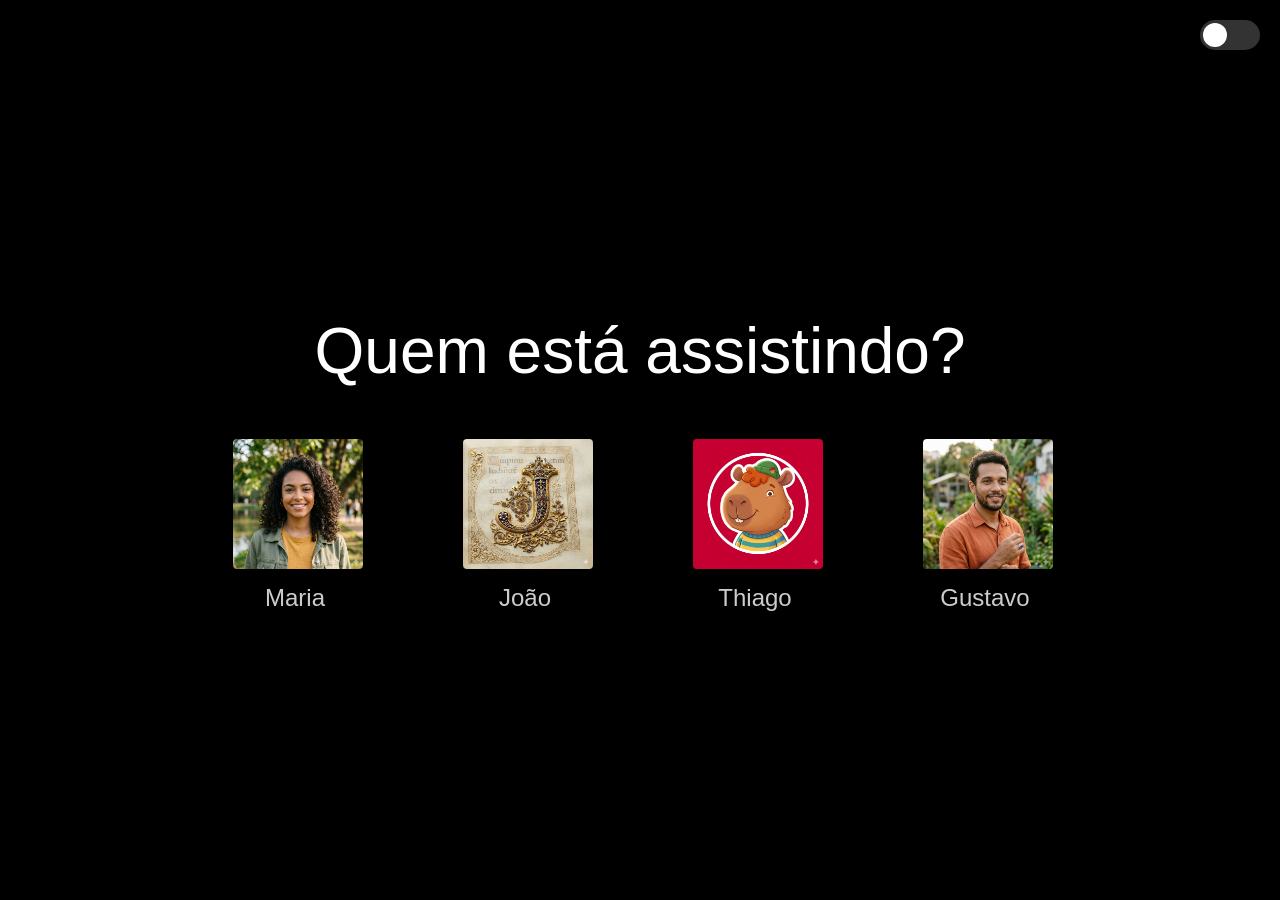
<file: index.html>
<!DOCTYPE html>
<html lang="pt-br">
<head>
    <meta charset="UTF-8">
    <meta name="viewport" content="width=device-width, initial-scale=1.0">
    <link rel="stylesheet" href="style.css">
    <link rel="stylesheet" href="mobile.css">
    <title>Netflix</title>
</head>
<body>
    <button id="theme-toggle" aria-label="Alternar tema"></button>
    <main>
        <h1>Quem está assistindo?</h1>
        <nav>
            <section class="profiles">
                <figure class="profile">
                    <a href="catalogo/catalogo.html" class="profile-link">
                        <img src="assets/perfil1.png" alt="mulher sorrindo com cabelo cacheado e blusa amarela com jaqueta verde">
                        <figcaption>Maria</figcaption>
                    </a>
                </figure>
                <figure class="profile">
                    <a href="catalogo/catalogo.html" class="profile-link">
                        <img src="assets/perfil2.png" alt="imagem de uma letra Jota decorativa">
                        <figcaption>João</figcaption>
                    </a>
                </figure>
                <figure class="profile">
                    <a href="catalogo/catalogo.html" class="profile-link">
                        <img src="assets/perfil3.png" alt="Capivara em forma de desenho animado">
                        <figcaption>Thiago</figcaption>
                    </a>
                </figure>
                <figure class="profile">
                    <a href="catalogo/catalogo.html" class="profile-link">
                        <img src="assets/perfil4.png" alt="homem moreno de camisa laranja sorrindo e com anel azul no dedo">
                        <figcaption>Gustavo</figcaption>
                    </a>
                </figure>
            </section>
        </nav>
            
    </main>
    <script src="theme.js"></script>
</body>
</html>
</file>
<file: style.css>
body { /* fundo da página */
    background-color: #000; /* cor de fundo preto Netflix */
    color: #fff; /* texto branco */
    font-family: 'Helvetica Neue', Helvetica, Arial, sans-serif; /* fonte padrão */
    margin: 0; /* sem margem */
    padding: 0; /* sem padding */
    display: flex; /* centraliza conteúdo */
    justify-content: center; /* centraliza horizontal */
    align-items: center; /* centraliza vertical */
    min-height: 100vh; /* ocupa altura total da viewport */
}

main { /* container principal */
    text-align: center; /* texto centralizado */
    max-width: 900px; /* largura máxima */
    width: 100%; /* ocupa 100% do pai */
}

h1 { /* título principal */
    font-size: 4rem; /* tamanho grande */
    margin-bottom: 2rem; /* espaçamento abaixo */
    font-weight: 400; /* peso normal */
}

nav { /* bloco de navegação de perfis */
    display: flex; /* usa flexbox */
    justify-content: center; /* centraliza */
}

.profiles { /* lista de perfis */
    display: flex; /* linha de itens */
    flex-wrap: nowrap; /* não quebra em desktop */
    justify-content: center; /* centraliza */
    gap: 20px; /* espaçamento uniforme */
    width: 100%; /* ocupa 100% do main */
    max-width: 900px; /* limite de largura */
    margin: 0 auto; /* centraliza bloco */
}

.profile { /* bloco de cada perfil */
    text-align: center; /* centraliza conteúdo */
    cursor: pointer; /* indica clique */
    width: 160px; /* largura base de perfil */
    display: flex; /* flex interno */
    flex-direction: column; /* empilha vertical */
    align-items: center; /* centraliza conteúdo */
}

.profile img { /* imagem do perfil */
    width: 100%; /* largura adaptativa */
    height: auto; /* mantém proporção */
    border-radius: 7px; /* cantos arredondados */
    object-fit: cover; /* recorta corretamente */
    border: 3px solid transparent; /* borda por padrão transparente */
    transition: border-color 0.3s ease; /* animação borda */
}

.profile:hover img { /* efeito hover */
    border-color: #fff; /* borda branca no hover */
}

figcaption { /* texto do nome do perfil */
    margin-top: 0.5rem; /* espaçamento acima */
    font-size: 1.5rem; /* tamanho texto */
    font-weight: 300; /* peso leve */
    color: #ccc; /* cinza claro */
}

/* Estilos para modo claro */
.light-mode body { /* fundo da página no modo claro */
    background-color: #fff !important; /* fundo branco */
    color: #000 !important; /* texto preto */
}

.light-mode h1 { /* título no modo claro */
    color: #000 !important; /* texto preto */
}

.light-mode figcaption { /* texto no modo claro */
    color: #666 !important; /* cinza escuro */
}

.light-mode .profile:hover img { /* hover no modo claro */
    border-color: #000 !important; /* borda preta */
}

#theme-toggle { /* botão de alternância */
    position: fixed; /* posicionamento fixo */
    top: 20px; /* 20px do topo */
    right: 20px; /* 20px da direita */
    width: 60px; /* largura */
    height: 30px; /* altura */
    background: #333; /* fundo escuro */
    border: none; /* sem borda */
    border-radius: 15px; /* cantos arredondados */
    cursor: pointer; /* cursor pointer */
    transition: background 0.3s; /* transição */
    z-index: 1000; /* acima de outros elementos */
}

#theme-toggle::before { /* pseudo-elemento para o interruptor */
    content: ''; /* conteúdo vazio */
    position: absolute; /* absoluto */
    top: 3px; /* 3px do topo */
    left: 3px; /* 3px da esquerda */
    width: 24px; /* largura */
    height: 24px; /* altura */
    background: #fff; /* fundo branco */
    border-radius: 50%; /* circular */
    transition: transform 0.3s; /* transição de movimento */
}

.light-mode #theme-toggle { /* botão no modo claro */
    background: #ddd; /* fundo claro */
}

.light-mode #theme-toggle::before { /* interruptor no modo claro */
    transform: translateX(30px); /* move para direita */
}

a{
    text-decoration: none; /* remove sublinhado */
    color: inherit; /* herda cor do texto */
}
</file>
<file: mobile.css>
/* responsividade intermédia */
@media (max-width: 1200px) {
    h1 {
        font-size: 3.5rem;
    }

    /* título ajustado */
    .profile {
        width: 150px;
    }

    /* perfil menor */
    figcaption {
        font-size: 1.35rem;
    }

    /* texto menor */
    .profiles {
        gap: 1rem;
    }

    /* menos gap */
}

@media (max-width: 900px) {
    body {
        align-items: flex-start;
        min-height: auto;
        padding: 1.5rem 0;
    }

    /* desmonta cent. vert. */
    main {
        padding: 0 1rem;
    }

    /* recuo lateral */
    h1 {
        font-size: 2.8rem;
    }

    /* menor em tablet */
    .profiles {
        gap: 0.75rem;
    }

    /* gap reduzido */
    .profile {
        width: 140px;
    }

    /* perfil menor */
    .profile img {
        border-radius: 8px;
    }

    /* canto levemente maior */
    figcaption {
        font-size: 1.2rem;
    }

    /* texto menor */
}

@media (max-width: 600px) {
    body {
        align-items: flex-start;
        min-height: auto;
        padding: 1rem 0;
    }

    /* layout móvel */
    main {
        padding: 0 0.75rem;
    }

    /* menos margem lateral */
    h1 {
        font-size: 2.2rem;
    }

    /* título mobile*/
    .profiles {
        flex-wrap: wrap;
        justify-content: center;
        gap: 0.6rem;
        width: 90%;
        margin: 0 auto;
    }

    /* empilha 2x2 */
    .profile {
        width: calc(50% - 0.6rem);
    }

    /* dois por linha */
    .profile img {
        width: 100%;
        height: auto;
    }

    /* imagem flui no perfil */
    figcaption {
        font-size: 1rem;
    }

    /* texto menor */
}

@media (max-width: 420px) {
    .profiles {
        width: 100%;
    }

    /* ocupa toda a largura */
    .profile {
        width: 90%;
    }

    /* cerca de 90% da tela */
    h1 {
        font-size: 1.9rem;
    }

    /* menor para muito pequeno */
}
</file>
